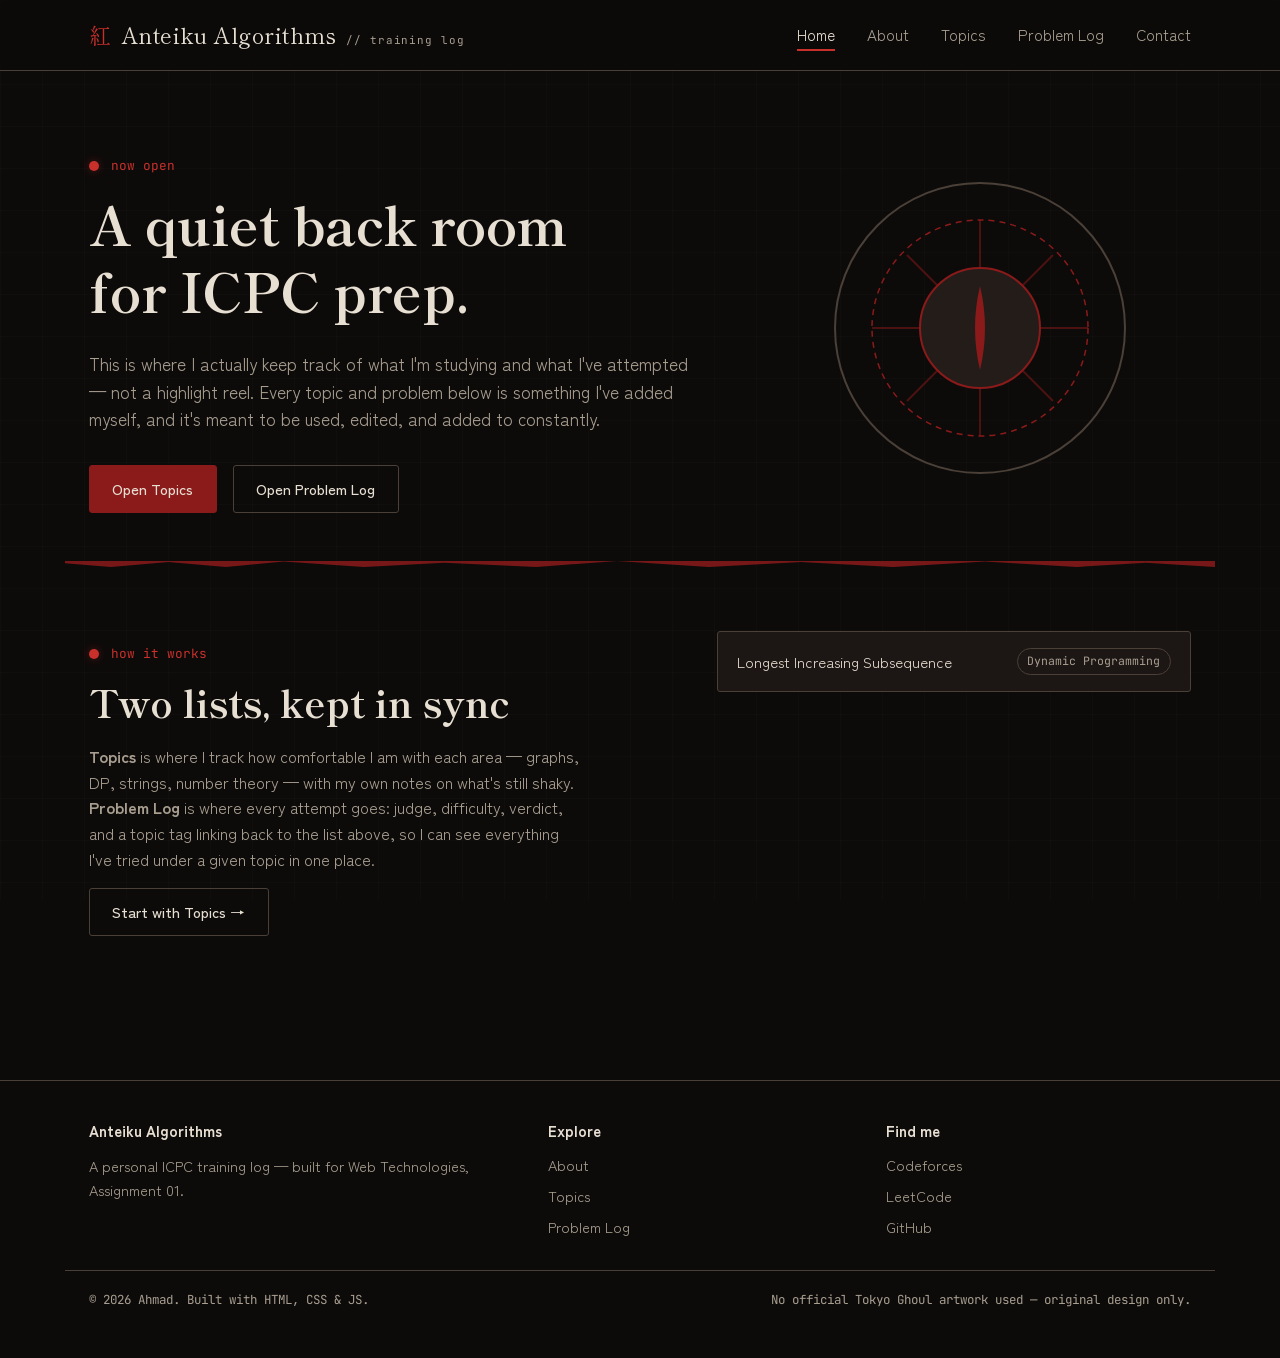
<file: index.html>
<!DOCTYPE html>
<html lang="en">
<head>
  <meta charset="UTF-8">
  <meta name="viewport" content="width=device-width, initial-scale=1.0">
  <title>Anteiku Algorithms — Ahmad's ICPC Training Log</title>
  <meta name="description" content="A personal ICPC training log: track topics you're studying and problems you've attempted, all in one place.">
  <link rel="preconnect" href="https://fonts.googleapis.com">
  <link href="https://fonts.googleapis.com/css2?family=Shippori+Mincho:wght@500;700&family=Zen+Kaku+Gothic+New:wght@400;500;700&family=JetBrains+Mono:wght@400;500;700&display=swap" rel="stylesheet">
  <link rel="stylesheet" href="css/style.css">
  <link rel="stylesheet" href="css/home.css">
</head>
<body>

  <header class="site-header">
    <nav class="nav-bar">
      <a href="index.html" class="brand">
        <span class="brand-mark">紅</span>
        Anteiku Algorithms
        <span class="brand-sub">// training log</span>
      </a>
      <button class="nav-toggle" aria-label="Toggle navigation" aria-expanded="false">
        <span></span><span></span><span></span>
      </button>
      <ul class="nav-links">
        <li><a href="index.html" aria-current="page">Home</a></li>
        <li><a href="about.html">About</a></li>
        <li><a href="topics.html">Topics</a></li>
        <li><a href="problems.html">Problem Log</a></li>
        <li><a href="contact.html">Contact</a></li>
      </ul>
    </nav>
  </header>

  <main>
    <section class="hero">
      <div class="container hero-grid">
        <div class="hero-copy">
          <p class="menu-label">now open</p>
          <h1 class="hero-title">A quiet back room<br>for ICPC prep.</h1>
          <p class="hero-lede">
            This is where I actually keep track of what I'm studying and
            what I've attempted — not a highlight reel. Every topic and
            problem below is something I've added myself, and it's meant
            to be used, edited, and added to constantly.
          </p>
          <div class="hero-actions">
            <a href="topics.html" class="btn btn-primary">Open Topics</a>
            <a href="problems.html" class="btn btn-ghost">Open Problem Log</a>
          </div>
        </div>

        <div class="hero-eye" aria-hidden="true">
          <svg viewBox="0 0 300 300" class="kakugan-eye">
            <circle cx="150" cy="150" r="145" class="eye-ring-outer"></circle>
            <circle cx="150" cy="150" r="108" class="eye-ring-mid"></circle>
            <circle cx="150" cy="150" r="60" class="eye-iris"></circle>
            <path class="eye-slit" d="M150 108 Q160 150 150 192 Q140 150 150 108 Z"></path>
            <g class="eye-veins">
              <path d="M150 42 L150 90"></path>
              <path d="M258 150 L210 150"></path>
              <path d="M150 258 L150 210"></path>
              <path d="M42 150 L90 150"></path>
              <path d="M223 77 L193 107"></path>
              <path d="M223 223 L193 193"></path>
              <path d="M77 223 L107 193"></path>
              <path d="M77 77 L107 107"></path>
            </g>
          </svg>
        </div>
      </div>
    </section>

    <div class="kagune-divider" aria-hidden="true"></div>

    <section class="section preview-section">
      <div class="container preview-grid">
        <div>
          <p class="menu-label">how it works</p>
          <h2 class="section-heading">Two lists, kept in sync</h2>
          <p class="section-intro">
            <strong>Topics</strong> is where I track how comfortable I am
            with each area — graphs, DP, strings, number theory — with
            my own notes on what's still shaky.
            <strong>Problem Log</strong> is where every attempt goes:
            judge, difficulty, verdict, and a topic tag linking back to
            the list above, so I can see everything I've tried under a
            given topic in one place.
          </p>
          <a href="topics.html" class="btn btn-ghost">Start with Topics →</a>
        </div>
        <ul class="preview-list" id="revisit-preview">
          <!-- populated by home.js with actual revisit-flagged problems -->
        </ul>
      </div>
    </section>
  </main>

  <footer class="site-footer">
    <div class="container footer-grid">
      <div>
        <h4>Anteiku Algorithms</h4>
        <p>A personal ICPC training log — built for Web Technologies, Assignment 01.</p>
      </div>
      <div>
        <h4>Explore</h4>
        <ul>
          <li><a href="about.html">About</a></li>
          <li><a href="topics.html">Topics</a></li>
          <li><a href="problems.html">Problem Log</a></li>
        </ul>
      </div>
      <div>
        <h4>Find me</h4>
        <ul>
          <li><a href="https://codeforces.com/profile/Ahmad-Skeptical" target="_blank" rel="noopener">Codeforces</a></li>
          <li><a href="https://leetcode.com/u/Ahmad_Rzx/" target="_blank" rel="noopener">LeetCode</a></li>
          <li><a href="https://github.com/Ahmad-Rzx" target="_blank" rel="noopener">GitHub</a></li>
        </ul>
      </div>
    </div>
    <div class="footer-bottom">
      <span>© 2026 Ahmad. Built with HTML, CSS &amp; JS.</span>
      <span>No official Tokyo Ghoul artwork used — original design only.</span>
    </div>
  </footer>

  <script src="js/nav.js"></script>
  <script src="js/store.js"></script>
  <script src="js/home.js"></script>
</body>
</html>
</file>
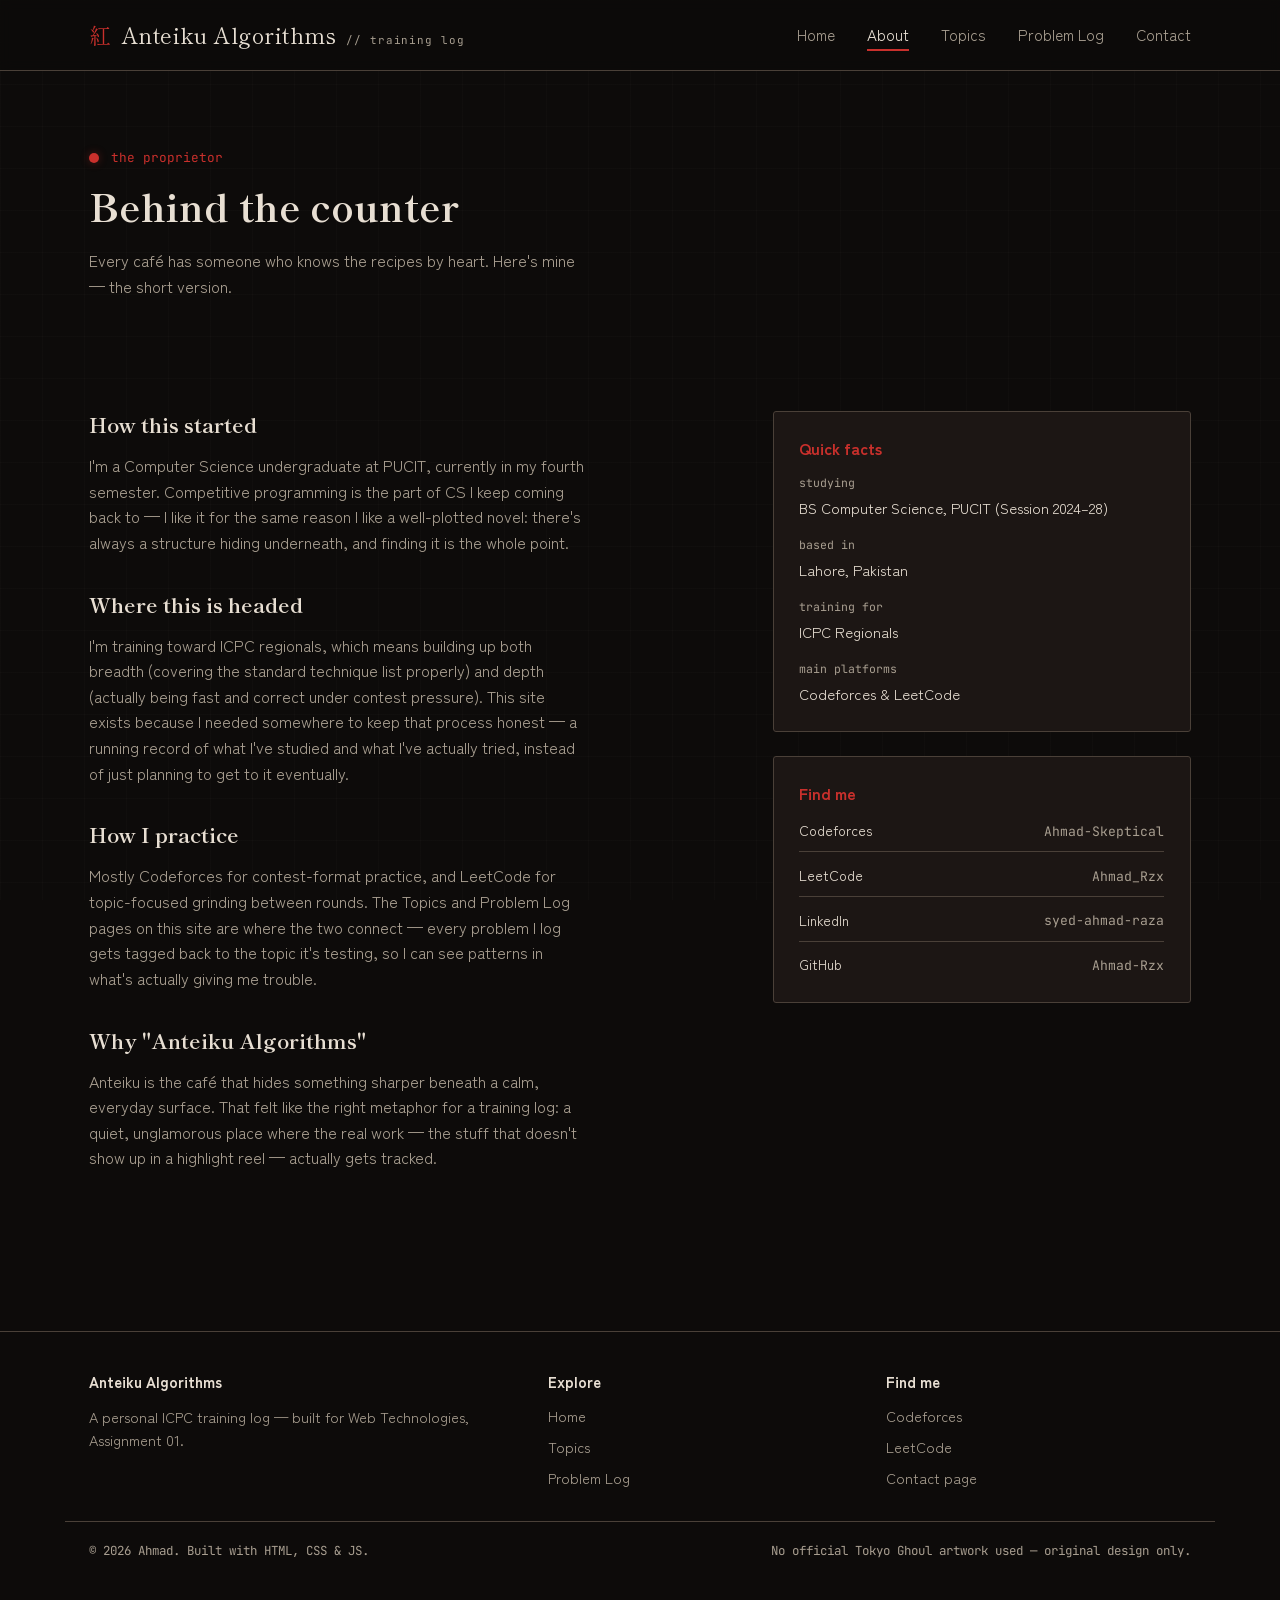
<file: about.html>
<!DOCTYPE html>
<html lang="en">
<head>
  <meta charset="UTF-8">
  <meta name="viewport" content="width=device-width, initial-scale=1.0">
  <title>About — Anteiku Algorithms</title>
  <meta name="description" content="About Ahmad: CS undergrad training for ICPC, and the story behind this training log.">
  <link rel="preconnect" href="https://fonts.googleapis.com">
  <link href="https://fonts.googleapis.com/css2?family=Shippori+Mincho:wght@500;700&family=Zen+Kaku+Gothic+New:wght@400;500;700&family=JetBrains+Mono:wght@400;500;700&display=swap" rel="stylesheet">
  <link rel="stylesheet" href="css/style.css">
  <link rel="stylesheet" href="css/about.css">
</head>
<body>

  <header class="site-header">
    <nav class="nav-bar">
      <a href="index.html" class="brand">
        <span class="brand-mark">紅</span>
        Anteiku Algorithms
        <span class="brand-sub">// training log</span>
      </a>
      <button class="nav-toggle" aria-label="Toggle navigation" aria-expanded="false">
        <span></span><span></span><span></span>
      </button>
      <ul class="nav-links">
        <li><a href="index.html">Home</a></li>
        <li><a href="about.html" aria-current="page">About</a></li>
        <li><a href="topics.html">Topics</a></li>
        <li><a href="problems.html">Problem Log</a></li>
        <li><a href="contact.html">Contact</a></li>
      </ul>
    </nav>
  </header>

  <main>
    <section class="section about-hero">
      <div class="container">
        <p class="menu-label">the proprietor</p>
        <h1 class="section-heading about-title">Behind the counter</h1>
        <p class="section-intro">
          Every café has someone who knows the recipes by heart. Here's
          mine — the short version.
        </p>
      </div>
    </section>

    <section class="section">
      <div class="container about-grid">
        <article class="about-copy">
          <h2>How this started</h2>
          <p>
            I'm a Computer Science undergraduate at PUCIT, currently in my
            fourth semester. Competitive programming is the part of CS I
            keep coming back to — I like it for the same reason I like a
            well-plotted novel: there's always a structure hiding
            underneath, and finding it is the whole point.
          </p>

          <h2>Where this is headed</h2>
          <p>
            I'm training toward ICPC regionals, which means building up
            both breadth (covering the standard technique list properly)
            and depth (actually being fast and correct under contest
            pressure). This site exists because I needed somewhere to
            keep that process honest — a running record of what I've
            studied and what I've actually tried, instead of just
            planning to get to it eventually.
          </p>

          <h2>How I practice</h2>
          <p>
            Mostly Codeforces for contest-format practice, and LeetCode
            for topic-focused grinding between rounds. The Topics and
            Problem Log pages on this site are where the two connect —
            every problem I log gets tagged back to the topic it's
            testing, so I can see patterns in what's actually giving me
            trouble.
          </p>

          <h2>Why "Anteiku Algorithms"</h2>
          <p>
            Anteiku is the café that hides something sharper beneath a
            calm, everyday surface. That felt like the right metaphor for
            a training log: a quiet, unglamorous place where the real
            work — the stuff that doesn't show up in a highlight reel —
            actually gets tracked.
          </p>
        </article>

        <aside class="about-facts">
          <div class="fact-card">
            <h3>Quick facts</h3>
            <dl>
              <dt>Studying</dt>
              <dd>BS Computer Science, PUCIT (Session 2024–28)</dd>

              <dt>Based in</dt>
              <dd>Lahore, Pakistan</dd>

              <dt>Training for</dt>
              <dd>ICPC Regionals</dd>

              <dt>Main platforms</dt>
              <dd>Codeforces &amp; LeetCode</dd>
            </dl>
          </div>

          <div class="fact-card fact-card-handles">
            <h3>Find me</h3>
            <ul class="handle-list">
              <li>
                <span>Codeforces</span>
                <a href="https://codeforces.com/profile/Ahmad-Skeptical" target="_blank" rel="noopener"><code>Ahmad-Skeptical</code></a>
              </li>
              <li>
                <span>LeetCode</span>
                <a href="https://leetcode.com/u/Ahmad_Rzx/" target="_blank" rel="noopener"><code>Ahmad_Rzx</code></a>
              </li>
              <li>
                <span>LinkedIn</span>
                <a href="https://www.linkedin.com/in/syed-ahmad-raza-226559335/" target="_blank" rel="noopener"><code>syed-ahmad-raza</code></a>
              </li>
              <li>
                <span>GitHub</span>
                <a href="https://github.com/Ahmad-Rzx" target="_blank" rel="noopener"><code>Ahmad-Rzx</code></a>
              </li>
            </ul>
          </div>
        </aside>
      </div>
    </section>
  </main>

  <footer class="site-footer">
    <div class="container footer-grid">
      <div>
        <h4>Anteiku Algorithms</h4>
        <p>A personal ICPC training log — built for Web Technologies, Assignment 01.</p>
      </div>
      <div>
        <h4>Explore</h4>
        <ul>
          <li><a href="index.html">Home</a></li>
          <li><a href="topics.html">Topics</a></li>
          <li><a href="problems.html">Problem Log</a></li>
        </ul>
      </div>
      <div>
        <h4>Find me</h4>
        <ul>
          <li><a href="https://codeforces.com/profile/Ahmad-Skeptical" target="_blank" rel="noopener">Codeforces</a></li>
          <li><a href="https://leetcode.com/u/Ahmad_Rzx/" target="_blank" rel="noopener">LeetCode</a></li>
          <li><a href="contact.html">Contact page</a></li>
        </ul>
      </div>
    </div>
    <div class="footer-bottom">
      <span>© 2026 Ahmad. Built with HTML, CSS &amp; JS.</span>
      <span>No official Tokyo Ghoul artwork used — original design only.</span>
    </div>
  </footer>

  <script src="js/nav.js"></script>
</body>
</html>
</file>
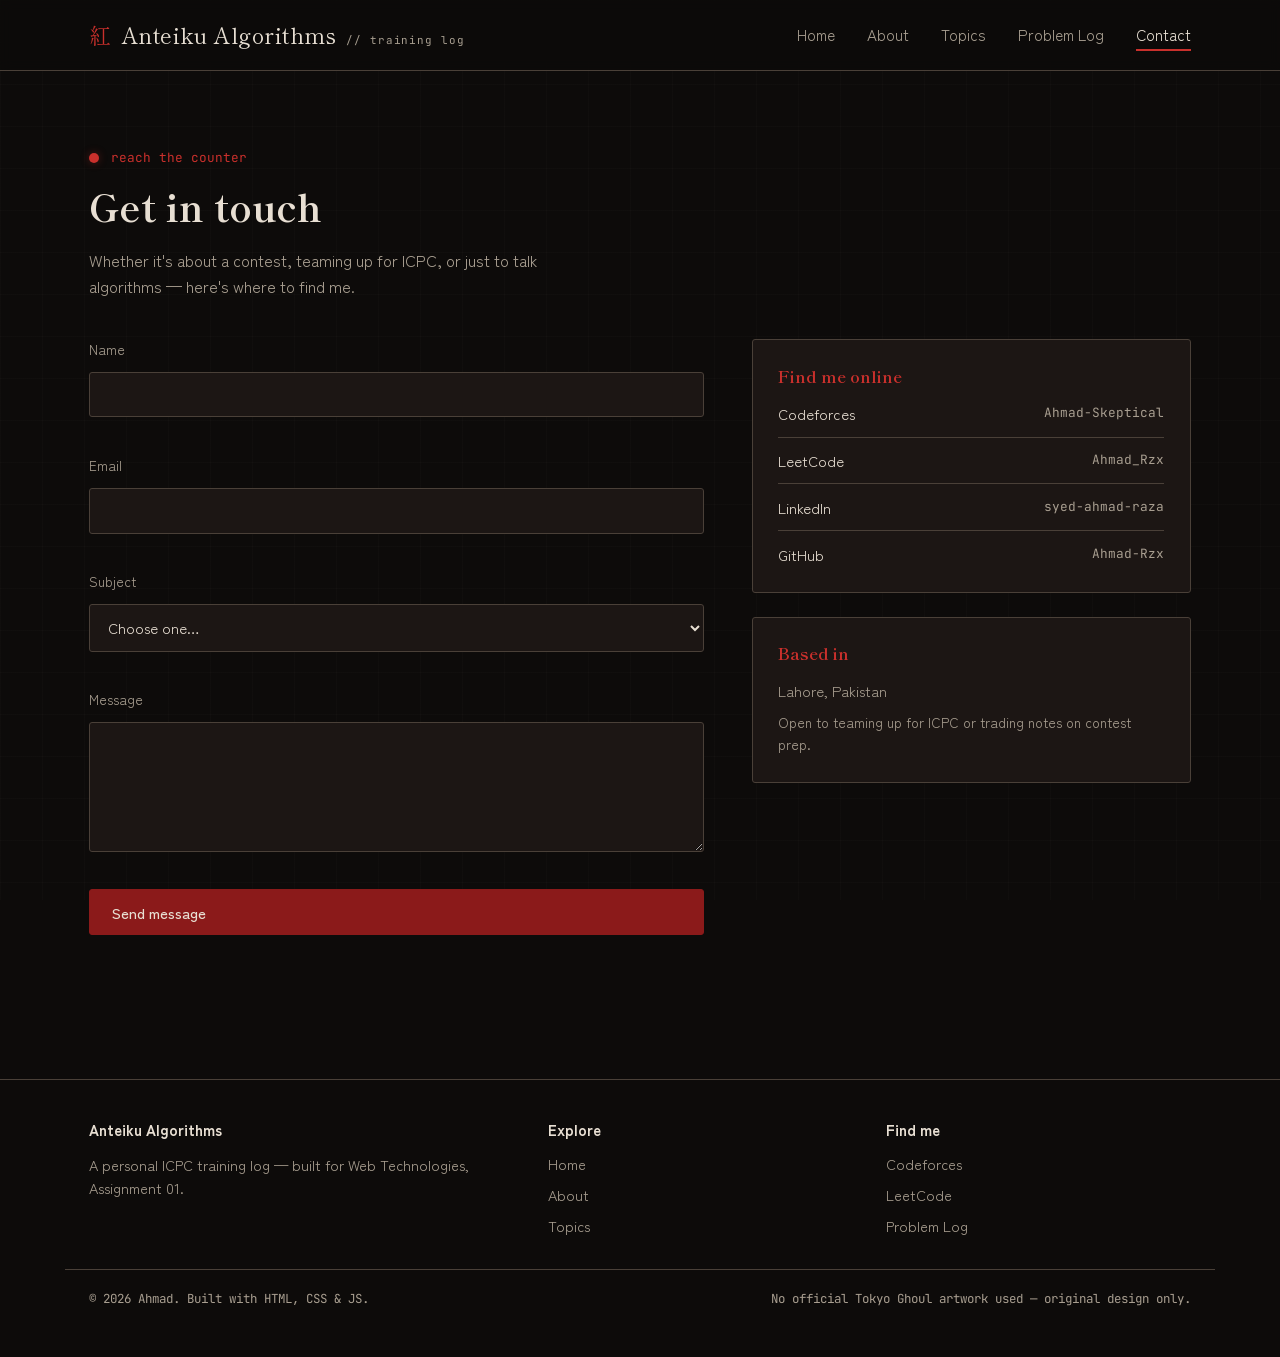
<file: contact.html>
<!DOCTYPE html>
<html lang="en">
<head>
  <meta charset="UTF-8">
  <meta name="viewport" content="width=device-width, initial-scale=1.0">
  <title>Contact — Anteiku Algorithms</title>
  <meta name="description" content="Get in touch, or find Ahmad on Codeforces, LeetCode, LinkedIn, and GitHub.">
  <link rel="preconnect" href="https://fonts.googleapis.com">
  <link href="https://fonts.googleapis.com/css2?family=Shippori+Mincho:wght@500;700&family=Zen+Kaku+Gothic+New:wght@400;500;700&family=JetBrains+Mono:wght@400;500;700&display=swap" rel="stylesheet">
  <link rel="stylesheet" href="css/style.css">
  <link rel="stylesheet" href="css/contact.css">
</head>
<body>

  <header class="site-header">
    <nav class="nav-bar">
      <a href="index.html" class="brand">
        <span class="brand-mark">紅</span>
        Anteiku Algorithms
        <span class="brand-sub">// training log</span>
      </a>
      <button class="nav-toggle" aria-label="Toggle navigation" aria-expanded="false">
        <span></span><span></span><span></span>
      </button>
      <ul class="nav-links">
        <li><a href="index.html">Home</a></li>
        <li><a href="about.html">About</a></li>
        <li><a href="topics.html">Topics</a></li>
        <li><a href="problems.html">Problem Log</a></li>
        <li><a href="contact.html" aria-current="page">Contact</a></li>
      </ul>
    </nav>
  </header>

  <main>
    <section class="section">
      <div class="container">
        <p class="menu-label">reach the counter</p>
        <h1 class="section-heading">Get in touch</h1>
        <p class="section-intro">
          Whether it's about a contest, teaming up for ICPC, or just to
          talk algorithms — here's where to find me.
        </p>

        <div class="contact-grid">
          <form id="contact-form" class="contact-form" novalidate>
            <div class="field-group">
              <label class="field-label" for="name">Name</label>
              <input type="text" id="name" name="name" class="field-input" required minlength="2">
              <span class="field-error" id="error-name" role="alert"></span>
            </div>

            <div class="field-group">
              <label class="field-label" for="email">Email</label>
              <input type="email" id="email" name="email" class="field-input" required>
              <span class="field-error" id="error-email" role="alert"></span>
            </div>

            <div class="field-group">
              <label class="field-label" for="subject">Subject</label>
              <select id="subject" name="subject" class="field-select" required>
                <option value="" disabled selected>Choose one…</option>
                <option value="icpc">ICPC / teaming up</option>
                <option value="contest">Contest discussion</option>
                <option value="project">Project collaboration</option>
                <option value="other">Something else</option>
              </select>
              <span class="field-error" id="error-subject" role="alert"></span>
            </div>

            <div class="field-group">
              <label class="field-label" for="message">Message</label>
              <textarea id="message" name="message" class="field-textarea" rows="5" required minlength="10"></textarea>
              <span class="field-error" id="error-message" role="alert"></span>
            </div>

            <button type="submit" class="btn btn-primary">Send message</button>
            <p class="form-success" id="form-success" role="status" hidden>
              Message validated — in a live deployment this would now be sent. Thanks for reaching out!
            </p>
          </form>

          <aside class="contact-side">
            <div class="contact-card">
              <h3>Find me online</h3>
              <ul class="social-list">
                <li>
                  <a href="https://codeforces.com/profile/Ahmad-Skeptical" target="_blank" rel="noopener">
                    <span class="social-label">Codeforces</span>
                    <span class="social-handle">Ahmad-Skeptical</span>
                  </a>
                </li>
                <li>
                  <a href="https://leetcode.com/u/Ahmad_Rzx/" target="_blank" rel="noopener">
                    <span class="social-label">LeetCode</span>
                    <span class="social-handle">Ahmad_Rzx</span>
                  </a>
                </li>
                <li>
                  <a href="https://www.linkedin.com/in/syed-ahmad-raza-226559335/" target="_blank" rel="noopener">
                    <span class="social-label">LinkedIn</span>
                    <span class="social-handle">syed-ahmad-raza</span>
                  </a>
                </li>
                <li>
                  <a href="https://github.com/Ahmad-Rzx" target="_blank" rel="noopener">
                    <span class="social-label">GitHub</span>
                    <span class="social-handle">Ahmad-Rzx</span>
                  </a>
                </li>
              </ul>
            </div>

            <div class="contact-card">
              <h3>Based in</h3>
              <p>Lahore, Pakistan</p>
              <p class="contact-note">Open to teaming up for ICPC or trading notes on contest prep.</p>
            </div>
          </aside>
        </div>
      </div>
    </section>
  </main>

  <footer class="site-footer">
    <div class="container footer-grid">
      <div>
        <h4>Anteiku Algorithms</h4>
        <p>A personal ICPC training log — built for Web Technologies, Assignment 01.</p>
      </div>
      <div>
        <h4>Explore</h4>
        <ul>
          <li><a href="index.html">Home</a></li>
          <li><a href="about.html">About</a></li>
          <li><a href="topics.html">Topics</a></li>
        </ul>
      </div>
      <div>
        <h4>Find me</h4>
        <ul>
          <li><a href="https://codeforces.com/profile/Ahmad-Skeptical" target="_blank" rel="noopener">Codeforces</a></li>
          <li><a href="https://leetcode.com/u/Ahmad_Rzx/" target="_blank" rel="noopener">LeetCode</a></li>
          <li><a href="problems.html">Problem Log</a></li>
        </ul>
      </div>
    </div>
    <div class="footer-bottom">
      <span>© 2026 Ahmad. Built with HTML, CSS &amp; JS.</span>
      <span>No official Tokyo Ghoul artwork used — original design only.</span>
    </div>
  </footer>

  <script src="js/nav.js"></script>
  <script src="js/contact.js"></script>
</body>
</html>
</file>
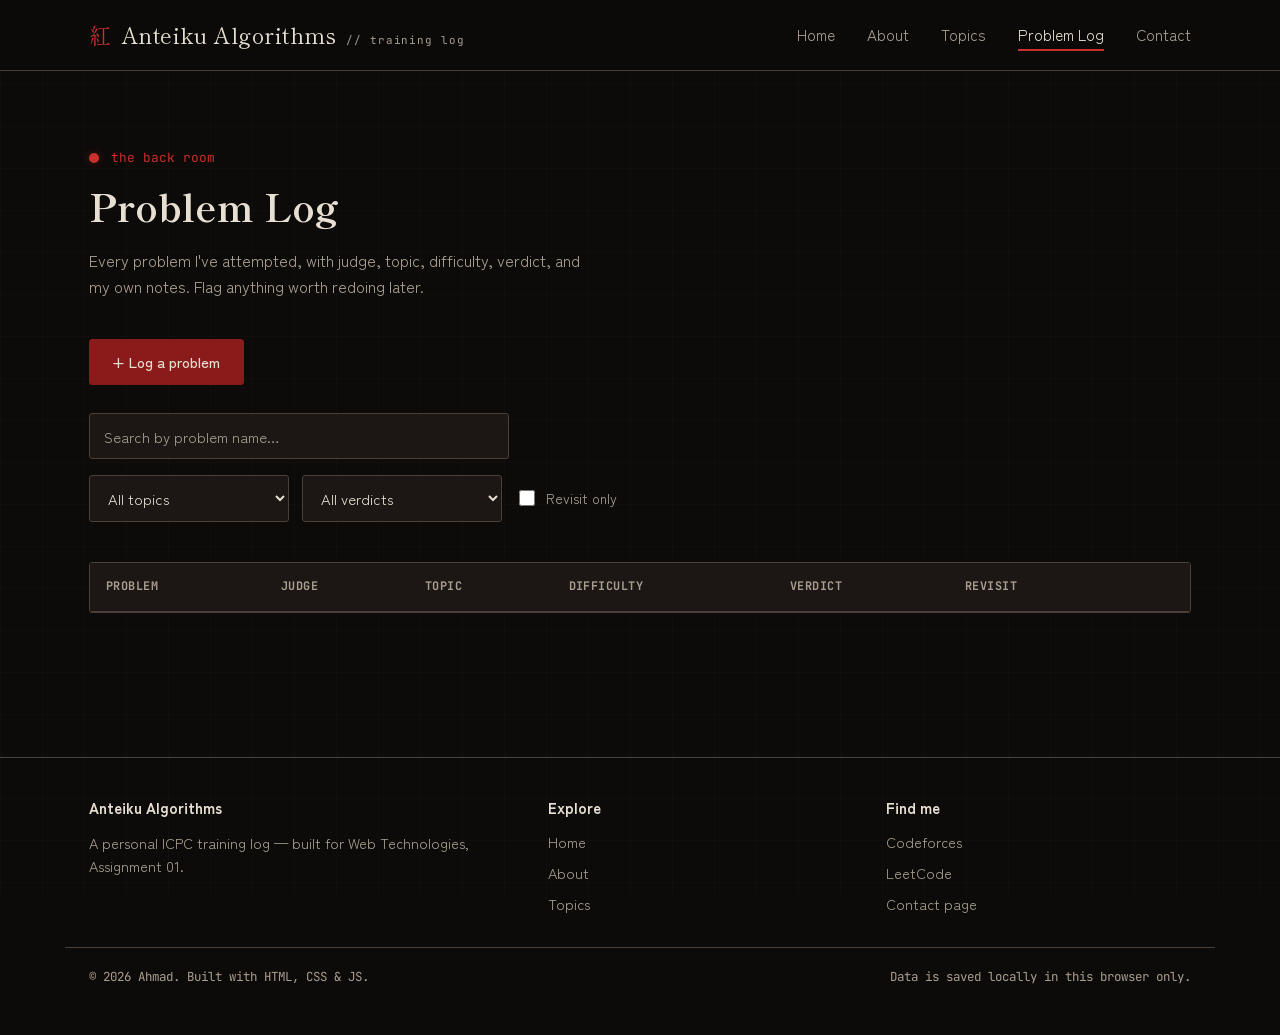
<file: problems.html>
<!DOCTYPE html>
<html lang="en">
<head>
  <meta charset="UTF-8">
  <meta name="viewport" content="width=device-width, initial-scale=1.0">
  <title>Problem Log — Anteiku Algorithms</title>
  <meta name="description" content="Log every problem you attempt: judge, topic, difficulty, verdict, and notes, with a revisit flag for spaced repetition.">
  <link rel="preconnect" href="https://fonts.googleapis.com">
  <link href="https://fonts.googleapis.com/css2?family=Shippori+Mincho:wght@500;700&family=Zen+Kaku+Gothic+New:wght@400;500;700&family=JetBrains+Mono:wght@400;500;700&display=swap" rel="stylesheet">
  <link rel="stylesheet" href="css/style.css">
  <link rel="stylesheet" href="css/problems.css">
</head>
<body>

  <header class="site-header">
    <nav class="nav-bar">
      <a href="index.html" class="brand">
        <span class="brand-mark">紅</span>
        Anteiku Algorithms
        <span class="brand-sub">// training log</span>
      </a>
      <button class="nav-toggle" aria-label="Toggle navigation" aria-expanded="false">
        <span></span><span></span><span></span>
      </button>
      <ul class="nav-links">
        <li><a href="index.html">Home</a></li>
        <li><a href="about.html">About</a></li>
        <li><a href="topics.html">Topics</a></li>
        <li><a href="problems.html" aria-current="page">Problem Log</a></li>
        <li><a href="contact.html">Contact</a></li>
      </ul>
    </nav>
  </header>

  <main>
    <section class="section problems-hero">
      <div class="container">
        <p class="menu-label">the back room</p>
        <h1 class="section-heading">Problem Log</h1>
        <p class="section-intro">
          Every problem I've attempted, with judge, topic, difficulty,
          verdict, and my own notes. Flag anything worth redoing later.
        </p>

        <button id="add-problem-btn" class="btn btn-primary">+ Log a problem</button>

        <div class="problems-controls">
          <label class="visually-hidden" for="problem-search">Search problems</label>
          <input
            type="search"
            id="problem-search"
            class="field-input problems-search"
            placeholder="Search by problem name…"
            autocomplete="off"
          >

          <div class="filter-row">
            <select id="filter-topic" class="field-select filter-select">
              <option value="all">All topics</option>
            </select>
            <select id="filter-verdict" class="field-select filter-select">
              <option value="all">All verdicts</option>
              <option value="AC">AC</option>
              <option value="WA">WA</option>
              <option value="TLE">TLE</option>
              <option value="Unsolved">Unsolved</option>
            </select>
            <label class="filter-checkbox">
              <input type="checkbox" id="filter-revisit">
              Revisit only
            </label>
          </div>
        </div>
      </div>
    </section>

    <!-- ===== Add/Edit problem form ===== -->
    <section class="section problem-form-section" id="problem-form-section" hidden>
      <div class="container">
        <form id="problem-form" class="problem-form" novalidate>
          <h2 id="problem-form-heading">Log a problem</h2>
          <input type="hidden" id="problem-id">

          <div class="form-grid">
            <div class="field-group" id="group-problem-name">
              <label class="field-label" for="problem-name">Problem name</label>
              <input type="text" id="problem-name" class="field-input" placeholder="e.g. Two Sets" required>
              <span class="field-error" id="error-problem-name"></span>
            </div>

            <div class="field-group">
              <label class="field-label" for="problem-link">Link (optional)</label>
              <input type="url" id="problem-link" class="field-input" placeholder="https://…">
              <span class="field-error" id="error-problem-link"></span>
            </div>

            <div class="field-group">
              <label class="field-label" for="problem-judge">Judge</label>
              <select id="problem-judge" class="field-select">
                <option value="Codeforces">Codeforces</option>
                <option value="CSES">CSES</option>
                <option value="LeetCode">LeetCode</option>
                <option value="AtCoder">AtCoder</option>
                <option value="Other">Other</option>
              </select>
            </div>

            <div class="field-group" id="group-problem-topic">
              <label class="field-label" for="problem-topic">Topic</label>
              <select id="problem-topic" class="field-select" required>
                <!-- populated from Topics data -->
              </select>
              <span class="field-error" id="error-problem-topic"></span>
            </div>

            <div class="field-group">
              <label class="field-label" for="problem-difficulty">Difficulty</label>
              <select id="problem-difficulty" class="field-select">
                <option value="Easy">Easy</option>
                <option value="Medium">Medium</option>
                <option value="Hard">Hard</option>
              </select>
            </div>

            <div class="field-group">
              <label class="field-label" for="problem-verdict">Verdict</label>
              <select id="problem-verdict" class="field-select">
                <option value="AC">AC</option>
                <option value="WA">WA</option>
                <option value="TLE">TLE</option>
                <option value="Unsolved">Unsolved</option>
              </select>
            </div>
          </div>

          <div class="field-group">
            <label class="field-label" for="problem-notes">Notes</label>
            <textarea id="problem-notes" class="field-textarea" rows="3" placeholder="What went wrong, what to remember next time…"></textarea>
          </div>

          <label class="filter-checkbox">
            <input type="checkbox" id="problem-revisit">
            Flag to revisit
          </label>

          <div class="form-actions">
            <button type="submit" class="btn btn-primary" id="problem-submit-btn">Save entry</button>
            <button type="button" class="btn btn-ghost" id="problem-cancel-btn">Cancel</button>
          </div>
        </form>
      </div>
    </section>

    <section class="section problems-table-section">
      <div class="container">
        <p class="empty-state" id="problems-empty" hidden>
          No problems match — try a different filter, or log your first one above.
        </p>

        <div class="problems-table-wrap">
          <table class="problems-table" id="problems-table">
            <thead>
              <tr>
                <th>Problem</th>
                <th>Judge</th>
                <th>Topic</th>
                <th>Difficulty</th>
                <th>Verdict</th>
                <th>Revisit</th>
                <th><span class="visually-hidden">Actions</span></th>
              </tr>
            </thead>
            <tbody id="problems-tbody">
              <!-- populated by problems.js -->
            </tbody>
          </table>
        </div>
      </div>
    </section>
  </main>

  <footer class="site-footer">
    <div class="container footer-grid">
      <div>
        <h4>Anteiku Algorithms</h4>
        <p>A personal ICPC training log — built for Web Technologies, Assignment 01.</p>
      </div>
      <div>
        <h4>Explore</h4>
        <ul>
          <li><a href="index.html">Home</a></li>
          <li><a href="about.html">About</a></li>
          <li><a href="topics.html">Topics</a></li>
        </ul>
      </div>
      <div>
        <h4>Find me</h4>
        <ul>
          <li><a href="https://codeforces.com/profile/Ahmad-Skeptical" target="_blank" rel="noopener">Codeforces</a></li>
          <li><a href="https://leetcode.com/u/Ahmad_Rzx/" target="_blank" rel="noopener">LeetCode</a></li>
          <li><a href="contact.html">Contact page</a></li>
        </ul>
      </div>
    </div>
    <div class="footer-bottom">
      <span>© 2026 Ahmad. Built with HTML, CSS &amp; JS.</span>
      <span>Data is saved locally in this browser only.</span>
    </div>
  </footer>

  <script src="js/nav.js"></script>
  <script src="js/store.js"></script>
  <script src="js/problems.js"></script>
</body>
</html>
</file>
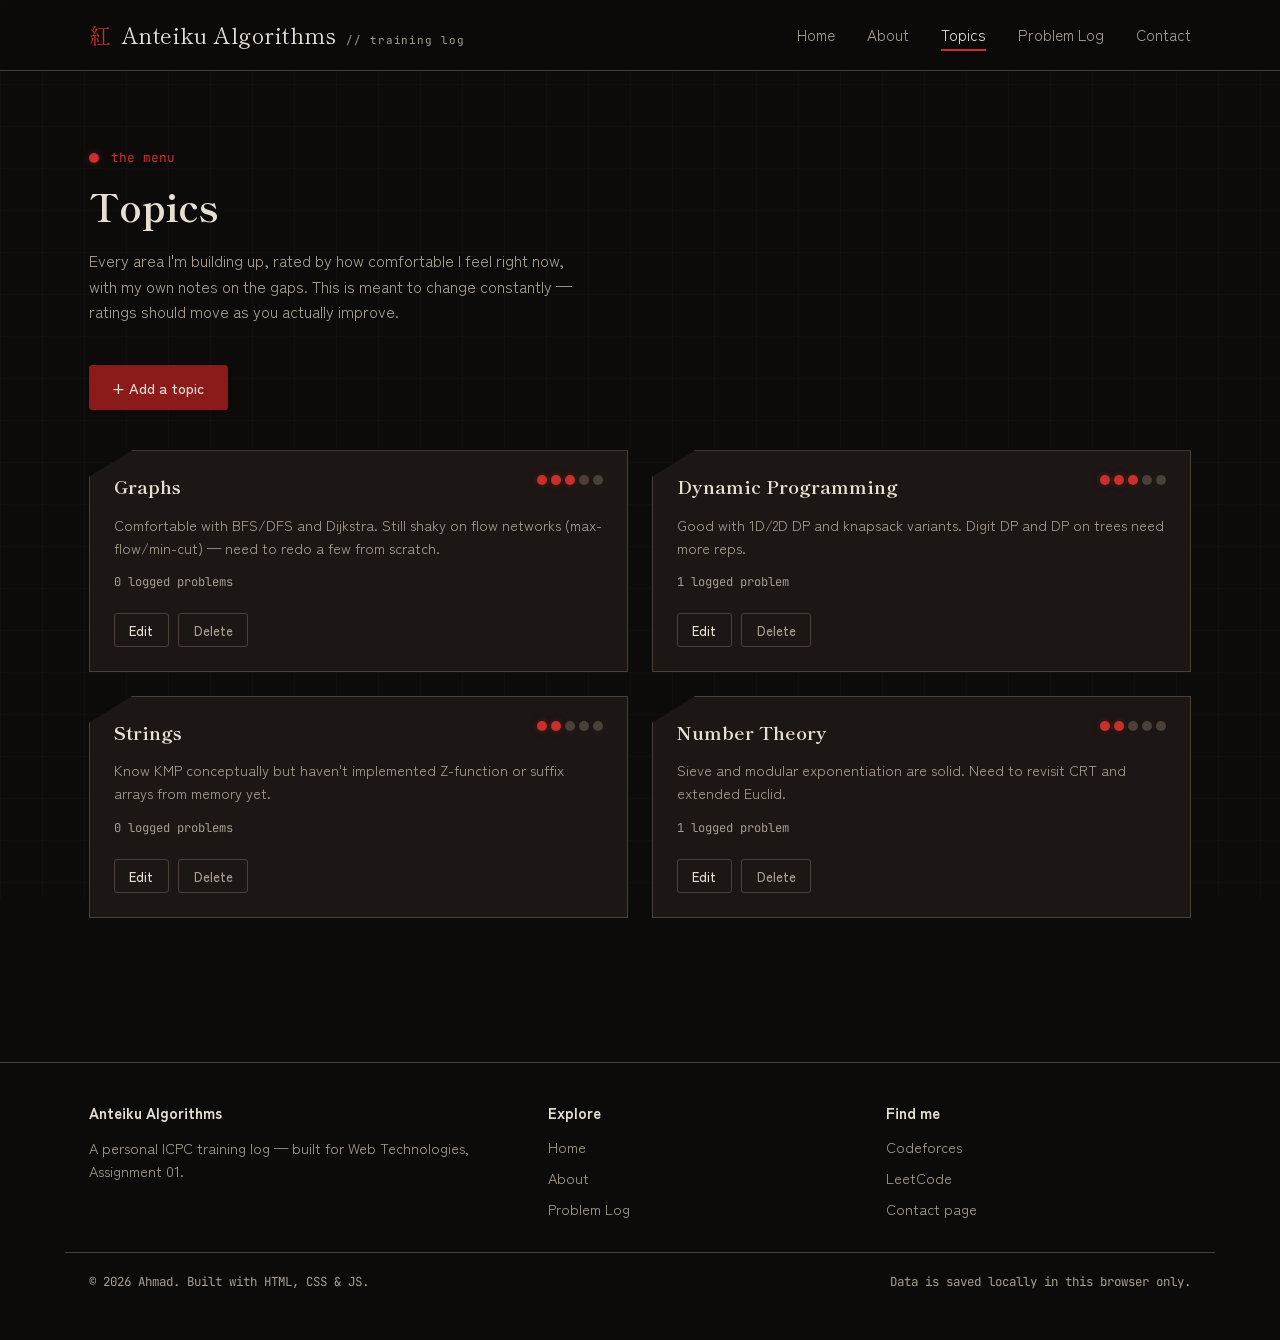
<file: topics.html>
<!DOCTYPE html>
<html lang="en">
<head>
  <meta charset="UTF-8">
  <meta name="viewport" content="width=device-width, initial-scale=1.0">
  <title>Topics — Anteiku Algorithms</title>
  <meta name="description" content="Track the CP topics you're studying, rate your comfort level, and keep notes on what's still shaky.">
  <link rel="preconnect" href="https://fonts.googleapis.com">
  <link href="https://fonts.googleapis.com/css2?family=Shippori+Mincho:wght@500;700&family=Zen+Kaku+Gothic+New:wght@400;500;700&family=JetBrains+Mono:wght@400;500;700&display=swap" rel="stylesheet">
  <link rel="stylesheet" href="css/style.css">
  <link rel="stylesheet" href="css/topics.css">
</head>
<body>

  <header class="site-header">
    <nav class="nav-bar">
      <a href="index.html" class="brand">
        <span class="brand-mark">紅</span>
        Anteiku Algorithms
        <span class="brand-sub">// training log</span>
      </a>
      <button class="nav-toggle" aria-label="Toggle navigation" aria-expanded="false">
        <span></span><span></span><span></span>
      </button>
      <ul class="nav-links">
        <li><a href="index.html">Home</a></li>
        <li><a href="about.html">About</a></li>
        <li><a href="topics.html" aria-current="page">Topics</a></li>
        <li><a href="problems.html">Problem Log</a></li>
        <li><a href="contact.html">Contact</a></li>
      </ul>
    </nav>
  </header>

  <main>
    <section class="section topics-hero">
      <div class="container">
        <p class="menu-label">the menu</p>
        <h1 class="section-heading">Topics</h1>
        <p class="section-intro">
          Every area I'm building up, rated by how comfortable I feel
          right now, with my own notes on the gaps. This is meant to
          change constantly — ratings should move as you actually
          improve.
        </p>

        <button id="add-topic-btn" class="btn btn-primary">+ Add a topic</button>
      </div>
    </section>

    <!-- ===== Add/Edit topic form (hidden until "Add a topic" or an edit is clicked) ===== -->
    <section class="section topic-form-section" id="topic-form-section" hidden>
      <div class="container">
        <form id="topic-form" class="topic-form" novalidate>
          <h2 id="topic-form-heading">Add a topic</h2>
          <input type="hidden" id="topic-id">

          <div class="field-group" id="group-topic-name">
            <label class="field-label" for="topic-name">Topic name</label>
            <input type="text" id="topic-name" class="field-input" placeholder="e.g. Segment Trees" required>
            <span class="field-error" id="error-topic-name"></span>
          </div>

          <div class="field-group">
            <label class="field-label" for="topic-comfort">
              Comfort level: <span id="comfort-readout">3</span> / 5
            </label>
            <input type="range" id="topic-comfort" min="1" max="5" value="3" class="field-range">
          </div>

          <div class="field-group">
            <label class="field-label" for="topic-notes">Notes</label>
            <textarea id="topic-notes" class="field-textarea" rows="4" placeholder="What's solid, what's shaky, what to revisit…"></textarea>
          </div>

          <div class="form-actions">
            <button type="submit" class="btn btn-primary" id="topic-submit-btn">Save topic</button>
            <button type="button" class="btn btn-ghost" id="topic-cancel-btn">Cancel</button>
          </div>
        </form>
      </div>
    </section>

    <section class="section topics-grid-section">
      <div class="container">
        <p class="empty-state" id="topics-empty" hidden>
          No topics yet — add your first one above.
        </p>
        <div class="topics-grid" id="topics-grid">
          <!-- populated by topics.js -->
        </div>
      </div>
    </section>
  </main>

  <footer class="site-footer">
    <div class="container footer-grid">
      <div>
        <h4>Anteiku Algorithms</h4>
        <p>A personal ICPC training log — built for Web Technologies, Assignment 01.</p>
      </div>
      <div>
        <h4>Explore</h4>
        <ul>
          <li><a href="index.html">Home</a></li>
          <li><a href="about.html">About</a></li>
          <li><a href="problems.html">Problem Log</a></li>
        </ul>
      </div>
      <div>
        <h4>Find me</h4>
        <ul>
          <li><a href="https://codeforces.com/profile/Ahmad-Skeptical" target="_blank" rel="noopener">Codeforces</a></li>
          <li><a href="https://leetcode.com/u/Ahmad_Rzx/" target="_blank" rel="noopener">LeetCode</a></li>
          <li><a href="contact.html">Contact page</a></li>
        </ul>
      </div>
    </div>
    <div class="footer-bottom">
      <span>© 2026 Ahmad. Built with HTML, CSS &amp; JS.</span>
      <span>Data is saved locally in this browser only.</span>
    </div>
  </footer>

  <script src="js/nav.js"></script>
  <script src="js/store.js"></script>
  <script src="js/topics.js"></script>
</body>
</html>
</file>
<file: css/style.css>
/* ===================================================================
   Anteiku Algorithms — main stylesheet
   A personal ICPC training log, styled like the back room of a
   ghoul-run café: warm café-dark surfaces, kakugan red as the one
   live wire. This isn't a showcase — it's a tool used every day.
   =================================================================== */

/* ---- Design tokens ---- */
:root {
  --ink: #0d0b0a;
  --surface: #1c1614;
  --surface-raised: #241c19;
  --bone: #e8dfd3;
  --bone-dim: #a89e90;
  --line: #4a4038;
  --kakugan: #8b1a1a;
  --kakugan-bright: #c9302c;
  --kakugan-glow: rgba(201, 48, 44, 0.35);
  --ok: #6b9b6e;
  --warn: #c9942c;

  --font-display: "Shippori Mincho", "Noto Serif", Georgia, serif;
  --font-body: "Zen Kaku Gothic New", "Segoe UI", sans-serif;
  --font-mono: "JetBrains Mono", "Courier New", monospace;

  --max-width: 1150px;
  --radius: 3px;
}

* { box-sizing: border-box; }

html { scroll-behavior: smooth; }

body {
  margin: 0;
  background: var(--ink);
  color: var(--bone);
  font-family: var(--font-body);
  font-size: 16px;
  line-height: 1.6;
  -webkit-font-smoothing: antialiased;
}

body::before {
  content: "";
  position: fixed;
  inset: 0;
  pointer-events: none;
  z-index: 0;
  background-image:
    linear-gradient(rgba(232, 223, 211, 0.02) 1px, transparent 1px),
    linear-gradient(90deg, rgba(232, 223, 211, 0.02) 1px, transparent 1px);
  background-size: 42px 42px;
}

a { color: inherit; }

h1, h2, h3, h4 {
  font-family: var(--font-display);
  font-weight: 700;
  margin: 0 0 0.5em;
  line-height: 1.25;
}

p { max-width: 68ch; }
img { max-width: 100%; display: block; }

.container {
  max-width: var(--max-width);
  margin: 0 auto;
  padding: 0 1.5rem;
  position: relative;
  z-index: 1;
}

.visually-hidden {
  position: absolute;
  width: 1px; height: 1px;
  overflow: hidden;
  clip: rect(0 0 0 0);
  white-space: nowrap;
}

.kagune-divider {
  height: 6px;
  margin: 0 auto;
  max-width: var(--max-width);
  background: var(--kakugan);
  clip-path: polygon(
    0% 40%, 4% 100%, 9% 20%, 14% 100%, 19% 10%, 26% 100%,
    33% 30%, 41% 100%, 48% 0%, 56% 100%, 64% 20%, 72% 100%,
    80% 10%, 88% 100%, 94% 30%, 100% 100%, 100% 0%, 0% 0%
  );
  opacity: 0.85;
}

/* ---- Header / nav ---- */
.site-header {
  position: sticky;
  top: 0;
  z-index: 50;
  background: rgba(13, 11, 10, 0.92);
  backdrop-filter: blur(6px);
  border-bottom: 1px solid var(--line);
}

.nav-bar {
  display: flex;
  align-items: center;
  justify-content: space-between;
  padding: 1.1rem 1.5rem;
  max-width: var(--max-width);
  margin: 0 auto;
}

.brand {
  display: flex;
  align-items: baseline;
  gap: 0.6rem;
  font-family: var(--font-display);
  font-size: 1.35rem;
  letter-spacing: 0.02em;
  text-decoration: none;
  color: var(--bone);
}

.brand-mark { color: var(--kakugan-bright); }

.brand-sub {
  font-family: var(--font-mono);
  font-size: 0.68rem;
  color: var(--bone-dim);
  letter-spacing: 0.08em;
}

.nav-links {
  display: flex;
  gap: 2rem;
  list-style: none;
  margin: 0;
  padding: 0;
}

.nav-links a {
  text-decoration: none;
  font-size: 0.95rem;
  color: var(--bone-dim);
  padding-bottom: 4px;
  border-bottom: 2px solid transparent;
  transition: color 0.2s ease, border-color 0.2s ease;
}

.nav-links a:hover,
.nav-links a[aria-current="page"] {
  color: var(--bone);
  border-color: var(--kakugan-bright);
}

.nav-toggle {
  display: none;
  flex-direction: column;
  justify-content: center;
  gap: 5px;
  width: 34px;
  height: 34px;
  background: none;
  border: 1px solid var(--line);
  border-radius: var(--radius);
  cursor: pointer;
}

.nav-toggle span {
  display: block;
  height: 2px;
  background: var(--bone);
  transition: transform 0.25s ease, opacity 0.25s ease;
}

.nav-toggle[aria-expanded="true"] span:nth-child(1) { transform: translateY(7px) rotate(45deg); }
.nav-toggle[aria-expanded="true"] span:nth-child(2) { opacity: 0; }
.nav-toggle[aria-expanded="true"] span:nth-child(3) { transform: translateY(-7px) rotate(-45deg); }

/* ---- Footer ---- */
.site-footer {
  border-top: 1px solid var(--line);
  margin-top: 5rem;
  padding: 2.5rem 0 3rem;
  color: var(--bone-dim);
  font-size: 0.9rem;
}

.footer-grid {
  display: grid;
  grid-template-columns: 1.4fr 1fr 1fr;
  gap: 2rem;
}

.footer-grid h4 {
  color: var(--bone);
  font-size: 0.95rem;
  font-family: var(--font-body);
  font-weight: 700;
  margin-bottom: 0.8rem;
}

.footer-grid ul {
  list-style: none;
  margin: 0; padding: 0;
  display: flex;
  flex-direction: column;
  gap: 0.5rem;
}

.footer-grid a { text-decoration: none; color: var(--bone-dim); }
.footer-grid a:hover { color: var(--kakugan-bright); }

.footer-bottom {
  max-width: var(--max-width);
  margin: 2rem auto 0;
  padding: 1.2rem 1.5rem 0;
  border-top: 1px solid var(--line);
  font-family: var(--font-mono);
  font-size: 0.78rem;
  display: flex;
  justify-content: space-between;
  flex-wrap: wrap;
  gap: 0.5rem;
}

/* ---- Buttons ---- */
.btn {
  display: inline-flex;
  align-items: center;
  gap: 0.5rem;
  padding: 0.7rem 1.4rem;
  font-family: var(--font-body);
  font-size: 0.92rem;
  font-weight: 500;
  text-decoration: none;
  border-radius: var(--radius);
  border: 1px solid var(--kakugan);
  cursor: pointer;
  transition: background 0.2s ease, box-shadow 0.2s ease, transform 0.15s ease;
}

.btn-primary { background: var(--kakugan); color: var(--bone); }
.btn-primary:hover {
  background: var(--kakugan-bright);
  box-shadow: 0 0 0 4px var(--kakugan-glow);
  transform: translateY(-1px);
}

.btn-ghost { background: transparent; color: var(--bone); border-color: var(--line); }
.btn-ghost:hover { border-color: var(--kakugan-bright); color: var(--kakugan-bright); }

.btn-small { padding: 0.4rem 0.9rem; font-size: 0.82rem; }

.btn-danger {
  background: transparent;
  color: var(--bone-dim);
  border-color: var(--line);
}
.btn-danger:hover { border-color: var(--kakugan-bright); color: var(--kakugan-bright); }

/* ---- Sections ---- */
.section { padding: 4rem 0; }

.menu-label {
  display: inline-block;
  font-family: var(--font-mono);
  font-size: 0.8rem;
  color: var(--kakugan-bright);
  margin-bottom: 0.8rem;
  position: relative;
  padding-left: 1.4rem;
}

.menu-label::before {
  content: "";
  position: absolute;
  left: 0; top: 50%;
  width: 10px; height: 10px;
  transform: translateY(-50%);
  border-radius: 50%;
  background: var(--kakugan-bright);
  box-shadow: 0 0 8px var(--kakugan-glow);
}

.section-heading { font-size: clamp(1.7rem, 3vw, 2.4rem); max-width: 24ch; }
.section-intro { color: var(--bone-dim); max-width: 62ch; }

/* ---- Form elements (shared by Topics + Problem Log + Contact) ---- */
.field-input,
.field-select,
.field-textarea {
  width: 100%;
  background: var(--surface);
  border: 1px solid var(--line);
  border-radius: var(--radius);
  padding: 0.7rem 0.9rem;
  color: var(--bone);
  font-family: var(--font-body);
  font-size: 0.92rem;
  resize: vertical;
}

.field-input:focus,
.field-select:focus,
.field-textarea:focus {
  border-color: var(--kakugan-bright);
  outline: none;
}

.field-input::placeholder,
.field-textarea::placeholder { color: var(--bone-dim); }

.field-label {
  display: block;
  font-size: 0.85rem;
  color: var(--bone-dim);
  margin-bottom: 0.4rem;
}

.field-group { display: flex; flex-direction: column; gap: 0.3rem; }

.field-error {
  font-family: var(--font-mono);
  font-size: 0.76rem;
  color: var(--kakugan-bright);
  min-height: 1em;
}

.field-group.has-error .field-input,
.field-group.has-error .field-select,
.field-group.has-error .field-textarea {
  border-color: var(--kakugan-bright);
}

/* ---- Tag chip (shared: topic tags, verdict badges) ---- */
.tag-chip {
  display: inline-flex;
  align-items: center;
  font-family: var(--font-mono);
  font-size: 0.72rem;
  padding: 0.2rem 0.6rem;
  border-radius: 999px;
  border: 1px solid var(--line);
  color: var(--bone-dim);
  white-space: nowrap;
}

.verdict-ac { color: var(--ok); border-color: var(--ok); }
.verdict-wa,
.verdict-tle { color: var(--kakugan-bright); border-color: var(--kakugan); }
.verdict-unsolved { color: var(--warn); border-color: var(--warn); }

/* ---- Empty state ---- */
.empty-state {
  color: var(--bone-dim);
  font-family: var(--font-mono);
  font-size: 0.9rem;
  padding: 2rem 0;
  text-align: center;
  border: 1px dashed var(--line);
  border-radius: var(--radius);
}

/* ---- Focus visibility ---- */
a:focus-visible, button:focus-visible, input:focus-visible,
textarea:focus-visible, select:focus-visible {
  outline: 2px solid var(--kakugan-bright);
  outline-offset: 2px;
}

@media (prefers-reduced-motion: reduce) {
  *, *::before, *::after {
    animation-duration: 0.01ms !important;
    animation-iteration-count: 1 !important;
    transition-duration: 0.01ms !important;
    scroll-behavior: auto !important;
  }
}

@media (max-width: 900px) {
  .footer-grid { grid-template-columns: 1fr 1fr; }
}

@media (max-width: 720px) {
  .nav-toggle { display: flex; }

  .nav-links {
    position: absolute;
    top: 100%;
    left: 0; right: 0;
    flex-direction: column;
    gap: 0;
    background: var(--surface);
    border-bottom: 1px solid var(--line);
    max-height: 0;
    overflow: hidden;
    transition: max-height 0.3s ease;
  }

  .nav-links.is-open { max-height: 320px; }

  .nav-links a {
    display: block;
    padding: 1rem 1.5rem;
    border-bottom: 1px solid var(--line);
    border-left: 2px solid transparent;
  }

  .nav-links a:hover,
  .nav-links a[aria-current="page"] {
    border-left-color: var(--kakugan-bright);
    border-bottom-color: var(--line);
  }

  .footer-grid { grid-template-columns: 1fr; gap: 1.8rem; }
  .footer-bottom { flex-direction: column; }
}
</file>
<file: css/home.css>
/* ===== Hero ===== */
.hero { padding: 4.5rem 0 3rem; }

.hero-grid {
  display: grid;
  grid-template-columns: 1.2fr 0.8fr;
  align-items: center;
  gap: 3rem;
}

.hero-title {
  font-size: clamp(2.1rem, 4.2vw, 3.4rem);
  letter-spacing: -0.01em;
}

.hero-lede {
  color: var(--bone-dim);
  font-size: 1.08rem;
  margin-bottom: 2rem;
}

.hero-actions { display: flex; gap: 1rem; flex-wrap: wrap; }

/* ---- Kakugan eye motif: original SVG, not copyrighted artwork ---- */
.hero-eye { display: flex; justify-content: center; }

.kakugan-eye { width: min(300px, 75vw); height: auto; }

.eye-ring-outer { fill: none; stroke: var(--line); stroke-width: 2; }

.eye-ring-mid {
  fill: none;
  stroke: var(--kakugan);
  stroke-width: 1.5;
  stroke-dasharray: 6 5;
  animation: rotate-ring 40s linear infinite;
  transform-origin: 150px 150px;
}

.eye-iris { fill: var(--surface-raised); stroke: var(--kakugan); stroke-width: 2; }

.eye-slit {
  fill: var(--kakugan);
  transform-origin: 150px 150px;
  animation: eye-pulse 5s ease-in-out infinite;
}

.eye-veins path { stroke: var(--kakugan); stroke-width: 2; opacity: 0.5; }

@keyframes rotate-ring { from { transform: rotate(0deg); } to { transform: rotate(360deg); } }
@keyframes eye-pulse {
  0%, 100% { transform: scaleY(1); opacity: 0.9; }
  50% { transform: scaleY(0.75); opacity: 1; }
}

@media (prefers-reduced-motion: reduce) {
  .eye-ring-mid, .eye-slit { animation: none; }
}

/* ===== Preview grid / revisit list ===== */
.preview-grid {
  display: grid;
  grid-template-columns: 1.1fr 0.9fr;
  gap: 3rem;
  align-items: start;
}

.preview-list {
  list-style: none;
  margin: 0; padding: 0;
  display: flex;
  flex-direction: column;
  gap: 0.9rem;
}

.preview-list li {
  background: var(--surface);
  border: 1px solid var(--line);
  border-radius: var(--radius);
  padding: 1rem 1.2rem;
  font-size: 0.92rem;
  display: flex;
  justify-content: space-between;
  align-items: center;
  gap: 1rem;
}

.preview-list .empty-state { grid-column: 1 / -1; }

@media (max-width: 900px) {
  .hero-grid { grid-template-columns: 1fr; text-align: left; }
  .hero-eye { order: -1; margin-bottom: 1rem; }
  .preview-grid { grid-template-columns: 1fr; }
}
</file>
<file: css/about.css>
.about-hero { padding-bottom: 2rem; }
.about-title { max-width: none; }

.about-grid {
  display: grid;
  grid-template-columns: 1.5fr 1fr;
  gap: 3.5rem;
  align-items: start;
}

.about-copy h2 { font-size: 1.3rem; margin-top: 2.2rem; }
.about-copy h2:first-child { margin-top: 0; }
.about-copy p { color: var(--bone-dim); max-width: 62ch; }

.about-facts {
  display: flex;
  flex-direction: column;
  gap: 1.5rem;
  position: sticky;
  top: 6rem;
}

.fact-card {
  background: var(--surface);
  border: 1px solid var(--line);
  border-radius: var(--radius);
  padding: 1.6rem;
}

.fact-card h3 {
  font-family: var(--font-body);
  font-size: 1rem;
  margin-bottom: 1rem;
  color: var(--kakugan-bright);
}

.fact-card dl { margin: 0; }

.fact-card dt {
  font-family: var(--font-mono);
  font-size: 0.72rem;
  color: var(--bone-dim);
  text-transform: lowercase;
  margin-top: 1rem;
}

.fact-card dt:first-child { margin-top: 0; }
.fact-card dd { margin: 0.25rem 0 0; font-size: 0.92rem; }

.handle-list {
  list-style: none;
  margin: 0; padding: 0;
  display: flex;
  flex-direction: column;
  gap: 0.7rem;
}

.handle-list li {
  display: flex;
  justify-content: space-between;
  align-items: center;
  font-size: 0.88rem;
  border-bottom: 1px solid var(--line);
  padding-bottom: 0.6rem;
}

.handle-list li:last-child { border-bottom: none; padding-bottom: 0; }

.handle-list a {
  text-decoration: none;
  transition: color 0.2s ease;
}

.handle-list a:hover { color: var(--kakugan-bright); }

.handle-list code {
  font-family: var(--font-mono);
  color: var(--bone-dim);
  font-size: 0.82rem;
}

.handle-list a:hover code { color: var(--kakugan-bright); }

@media (max-width: 900px) {
  .about-grid { grid-template-columns: 1fr; }
  .about-facts { position: static; }
}
</file>
<file: css/contact.css>
.contact-grid {
  margin-top: 2.5rem;
  display: grid;
  grid-template-columns: 1.4fr 1fr;
  gap: 3rem;
  align-items: start;
}

.contact-form {
  display: flex;
  flex-direction: column;
  gap: 1.3rem;
}

.form-success {
  margin-top: 0.5rem;
  font-size: 0.9rem;
  color: var(--kakugan-bright);
  border: 1px solid var(--kakugan);
  border-radius: var(--radius);
  padding: 0.9rem 1.1rem;
  background: rgba(139, 26, 26, 0.12);
}

.contact-side {
  display: flex;
  flex-direction: column;
  gap: 1.5rem;
}

.contact-card {
  background: var(--surface);
  border: 1px solid var(--line);
  border-radius: var(--radius);
  padding: 1.6rem;
}

.contact-card h3 {
  font-size: 1rem;
  color: var(--kakugan-bright);
  margin-bottom: 1rem;
}

.contact-card p {
  color: var(--bone-dim);
  font-size: 0.92rem;
  margin: 0.3rem 0 0;
}

.contact-note {
  margin-top: 0.6rem !important;
  font-size: 0.85rem !important;
}

.social-list {
  list-style: none;
  margin: 0; padding: 0;
  display: flex;
  flex-direction: column;
  gap: 0.7rem;
}

.social-list a {
  display: flex;
  justify-content: space-between;
  align-items: center;
  text-decoration: none;
  border-bottom: 1px solid var(--line);
  padding-bottom: 0.7rem;
  transition: color 0.2s ease;
}

.social-list li:last-child a { border-bottom: none; padding-bottom: 0; }

.social-label { font-size: 0.92rem; color: var(--bone); }
.social-handle { font-family: var(--font-mono); font-size: 0.8rem; color: var(--bone-dim); }

.social-list a:hover .social-label,
.social-list a:hover .social-handle { color: var(--kakugan-bright); }

@media (max-width: 900px) {
  .contact-grid { grid-template-columns: 1fr; }
}
</file>
<file: css/problems.css>
.problems-hero { padding-bottom: 1.5rem; }
.problems-hero .btn { margin-top: 1.5rem; margin-bottom: 1.8rem; display: inline-flex; }

.problems-controls {
  display: flex;
  flex-direction: column;
  gap: 1rem;
}

.problems-search { max-width: 420px; }

.filter-row {
  display: flex;
  flex-wrap: wrap;
  gap: 0.8rem;
  align-items: center;
}

.filter-select { max-width: 200px; }

.filter-checkbox {
  display: inline-flex;
  align-items: center;
  gap: 0.5rem;
  font-size: 0.88rem;
  color: var(--bone-dim);
  cursor: pointer;
}

.filter-checkbox input {
  accent-color: var(--kakugan-bright);
  width: 16px; height: 16px;
}

/* ===== Add/edit form ===== */
.problem-form-section { padding-top: 0; padding-bottom: 2rem; }

.problem-form {
  background: var(--surface);
  border: 1px solid var(--kakugan);
  border-radius: var(--radius);
  padding: 1.8rem;
  max-width: 720px;
  display: flex;
  flex-direction: column;
  gap: 1.2rem;
}

.problem-form h2 { font-size: 1.2rem; margin-bottom: 0.2rem; }

.form-grid {
  display: grid;
  grid-template-columns: 1fr 1fr;
  gap: 1.1rem;
}

.form-actions { display: flex; gap: 0.8rem; }

/* ===== Table ===== */
.problems-table-section { padding-top: 1rem; }

.problems-table-wrap {
  overflow-x: auto;
  border: 1px solid var(--line);
  border-radius: var(--radius);
}

.problems-table {
  width: 100%;
  border-collapse: collapse;
  font-size: 0.9rem;
  min-width: 720px;
}

.problems-table th,
.problems-table td {
  text-align: left;
  padding: 0.9rem 1rem;
  border-bottom: 1px solid var(--line);
}

.problems-table th {
  font-family: var(--font-mono);
  font-size: 0.74rem;
  text-transform: uppercase;
  letter-spacing: 0.04em;
  color: var(--bone-dim);
  background: var(--surface);
}

.problems-table tbody tr:hover { background: var(--surface); }
.problems-table tbody tr:last-child td { border-bottom: none; }

.problem-name-cell a {
  text-decoration: none;
  border-bottom: 1px dotted var(--line);
}

.problem-name-cell a:hover { color: var(--kakugan-bright); border-color: var(--kakugan-bright); }

.revisit-flag {
  color: var(--warn);
  font-family: var(--font-mono);
  font-size: 0.8rem;
}

.row-actions {
  display: flex;
  gap: 0.5rem;
  white-space: nowrap;
}

@media (max-width: 900px) {
  .form-grid { grid-template-columns: 1fr; }
}

@media (max-width: 600px) {
  .filter-row { flex-direction: column; align-items: stretch; }
  .filter-select { max-width: none; }
}
</file>
<file: css/topics.css>
.topics-hero { padding-bottom: 1.5rem; }

.topics-hero .btn { margin-top: 1.5rem; }

/* ===== Add/edit form ===== */
.topic-form-section { padding-top: 0; padding-bottom: 2rem; }

.topic-form {
  background: var(--surface);
  border: 1px solid var(--kakugan);
  border-radius: var(--radius);
  padding: 1.8rem;
  max-width: 560px;
  display: flex;
  flex-direction: column;
  gap: 1.2rem;
}

.topic-form h2 {
  font-size: 1.2rem;
  margin-bottom: 0.2rem;
}

.field-range {
  width: 100%;
  accent-color: var(--kakugan-bright);
}

.form-actions { display: flex; gap: 0.8rem; }

/* ===== Topics grid ===== */
.topics-grid-section { padding-top: 1rem; }

.topics-grid {
  display: grid;
  grid-template-columns: repeat(2, 1fr);
  gap: 1.5rem;
}

/* Mask-shaped card: an original notched silhouette on the top-left
   corner, evoking a ghoul mask edge without depicting any actual
   mask artwork. Pure CSS clip-path polygon. */
.topic-card {
  background: var(--surface);
  border: 1px solid var(--line);
  clip-path: polygon(0% 12%, 8% 0%, 100% 0%, 100% 100%, 0% 100%);
  padding: 1.5rem;
  display: flex;
  flex-direction: column;
  gap: 0.9rem;
  transition: border-color 0.2s ease;
}

.topic-card:hover { border-color: var(--kakugan); }

.topic-card-head {
  display: flex;
  justify-content: space-between;
  align-items: flex-start;
  gap: 1rem;
}

.topic-card-head h3 { font-size: 1.15rem; margin: 0; }

.comfort-meter {
  display: flex;
  gap: 4px;
  flex-shrink: 0;
}

.comfort-dot {
  width: 10px; height: 10px;
  border-radius: 50%;
  background: var(--line);
}

.comfort-dot.is-filled {
  background: var(--kakugan-bright);
  box-shadow: 0 0 6px var(--kakugan-glow);
}

.topic-card-notes {
  color: var(--bone-dim);
  font-size: 0.9rem;
  margin: 0;
  flex-grow: 1;
}

.topic-card-notes:empty::before {
  content: "No notes yet.";
  font-style: italic;
  opacity: 0.6;
}

.topic-card-linked {
  font-family: var(--font-mono);
  font-size: 0.76rem;
  color: var(--bone-dim);
}

.topic-card-actions {
  display: flex;
  gap: 0.6rem;
  margin-top: 0.4rem;
}

@media (max-width: 900px) {
  .topics-grid { grid-template-columns: 1fr; }
  .form-actions { flex-wrap: wrap; }
}
</file>
